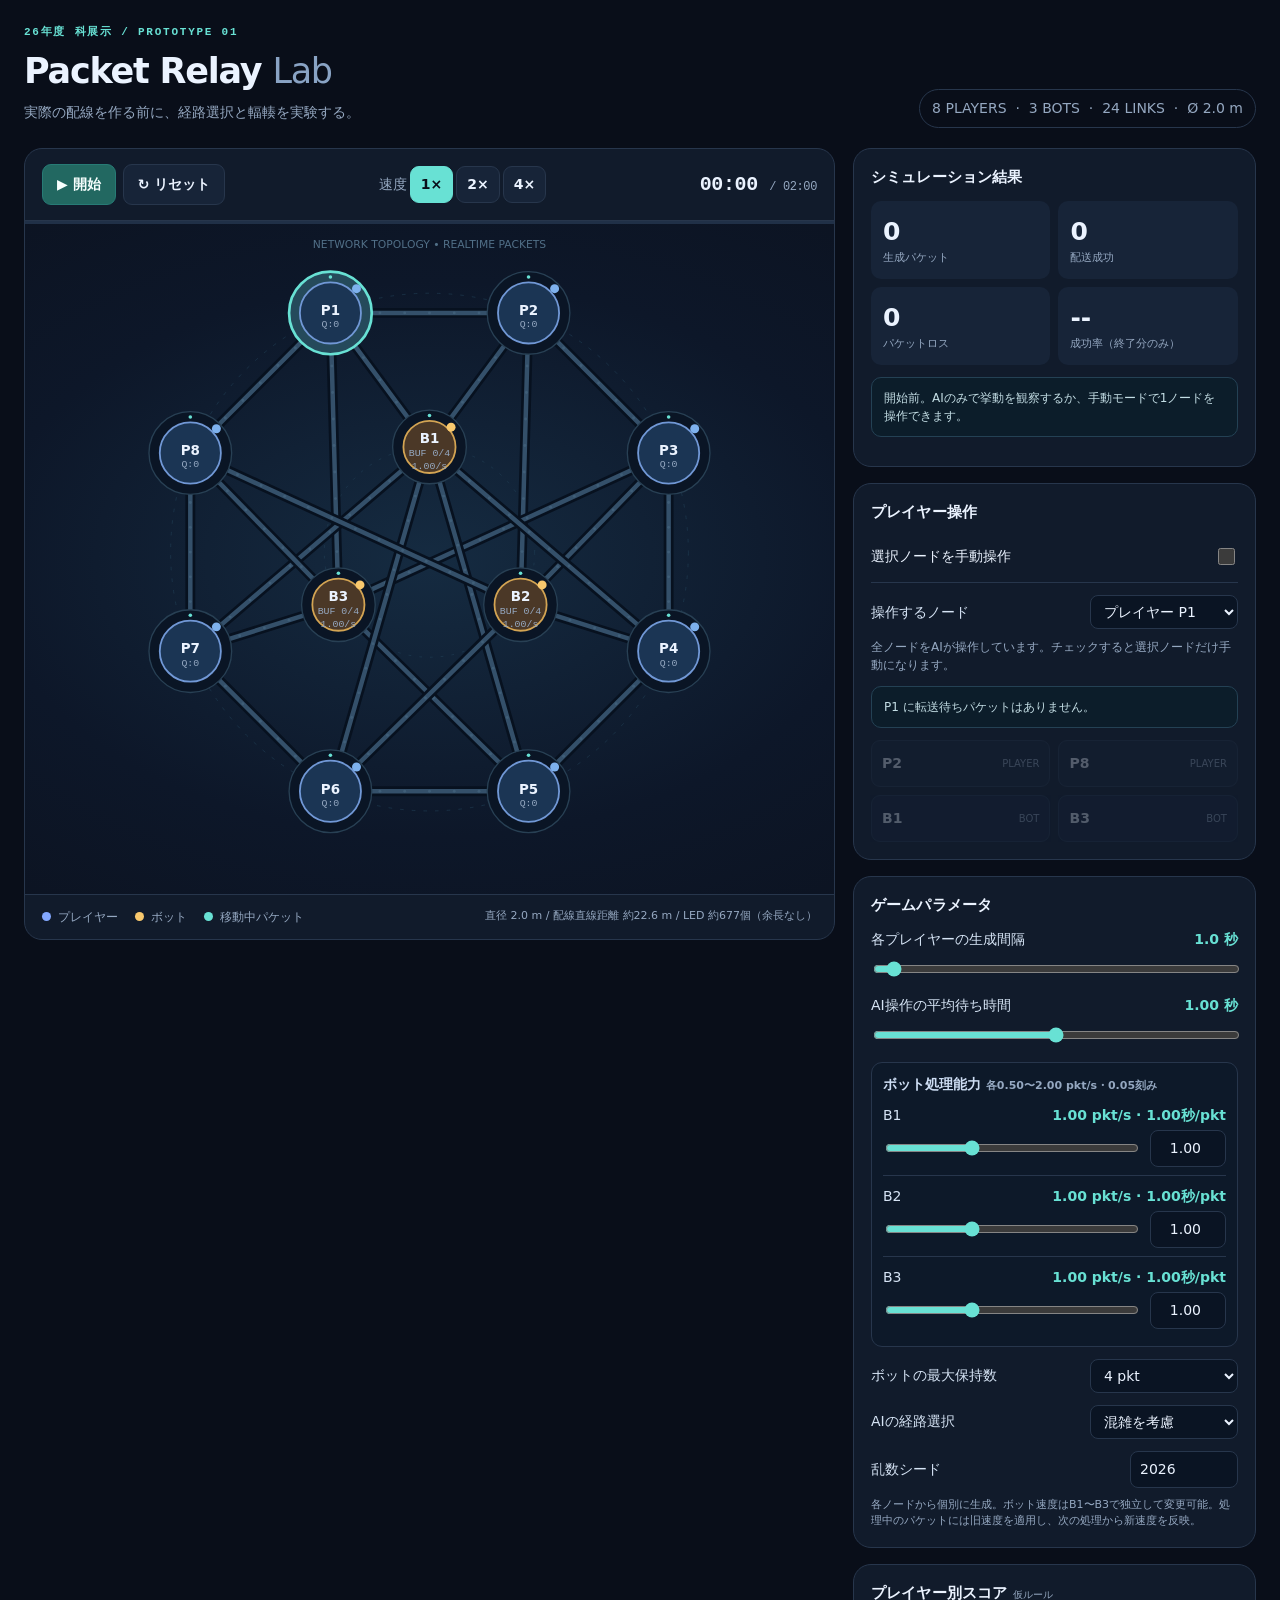
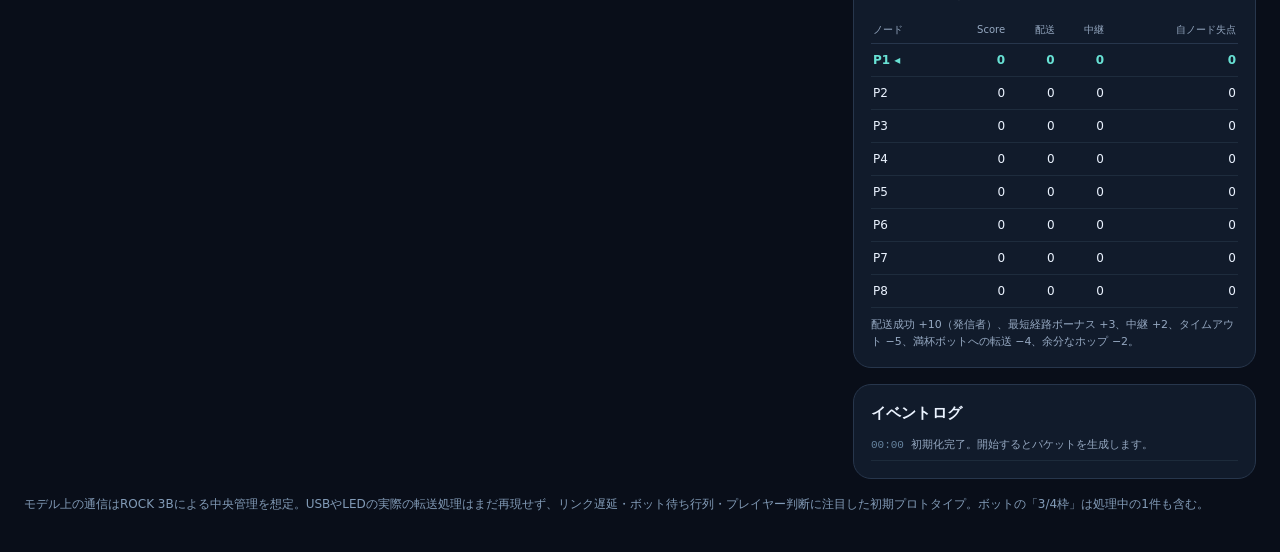
<file: demo/network_game_sim.html>
<!doctype html>
<html lang="ja">
<head>
<meta charset="utf-8">
<meta name="viewport" content="width=device-width,initial-scale=1">
<title>Packet Relay Lab | 科展示ゲームシミュレーター</title>
<style>
:root{color-scheme:dark;--bg:#090e19;--surface:#111b2b;--surface2:#172438;--border:#27364c;--text:#ebf3ff;--muted:#95a8c1;--accent:#68e1d4;--yellow:#f8c86d;--red:#fd7888;--blue:#83a8ff}
*{box-sizing:border-box}body{margin:0;background:var(--bg);color:var(--text);font:14px/1.5 system-ui,"Noto Sans JP",sans-serif}
button,input,select{font:inherit}button{cursor:pointer}button:disabled{cursor:not-allowed;opacity:.36}
.app{max-width:1750px;margin:auto;padding:24px 24px 36px}.header{display:flex;align-items:flex-end;justify-content:space-between;gap:18px;margin-bottom:20px;flex-wrap:wrap}
.eyebrow{font:700 11px/1.5 ui-monospace,monospace;letter-spacing:.16em;color:var(--accent)}h1{font-size:clamp(25px,3vw,35px);letter-spacing:-.035em;margin:4px 0}h1 span{font-weight:400;color:#89a3c4}p{margin:5px 0;color:var(--muted)}
.header-tag{border:1px solid var(--border);border-radius:100px;padding:8px 12px;color:var(--muted);white-space:nowrap}
.main{display:grid;grid-template-columns:minmax(0,1.65fr) minmax(330px,.82fr);gap:18px;align-items:start}
.workspace,.panel{background:var(--surface);border:1px solid var(--border);border-radius:18px;overflow:hidden}
.toolbar{display:flex;align-items:center;gap:10px;justify-content:space-between;padding:15px 17px;border-bottom:1px solid var(--border);flex-wrap:wrap}
.controls,.speed-group{display:flex;align-items:center;gap:7px}.primary,.secondary,.speed-group button,.route-btn{border-radius:9px;padding:9px 14px;border:1px solid var(--border);background:var(--surface2);color:var(--text);font-weight:650}
.primary{border-color:#277b75;background:#226861;color:#f7fffe}.primary:hover{background:#2f857c}.secondary:hover,.speed-group button:hover,.route-btn:hover{border-color:#6098b6}
.speed-group{color:var(--muted);gap:3px}.speed-group button{padding:7px 10px}.speed-group button.active{color:var(--bg);background:var(--accent);border-color:var(--accent)}
.timer{font:700 20px/1 ui-monospace,monospace;letter-spacing:-.02em;font-variant-numeric:tabular-nums}.timer small{font-size:12px;color:var(--muted);font-weight:500}
.progress{height:3px;background:#203047}.progress>div{height:100%;background:var(--accent);width:0}
.map{position:relative;background:radial-gradient(ellipse 90% 68% at 50% 50%,#152b41 0%,#0d1729 61%,#0c1321 100%);min-height:360px}
svg{display:block;width:100%;aspect-ratio:900/745}.svg-label{font-weight:700;fill:var(--text);font-size:15px;text-anchor:middle;dominant-baseline:central;pointer-events:none}.svg-sub{font:11px ui-monospace,monospace;fill:var(--muted);text-anchor:middle;pointer-events:none}
.node-click{cursor:pointer}.node-click:hover .node-core{stroke:#fff;stroke-width:3}.edge{stroke:#34506a;stroke-width:5;stroke-linecap:round}.edge.active{stroke:#416d91;stroke-width:7}.edge-shell{stroke:#07111f;stroke-width:11;stroke-linecap:round}
.bottomrow{border-top:1px solid var(--border);display:flex;gap:10px 20px;flex-wrap:wrap;align-items:center;justify-content:space-between;padding:13px 17px}
.legend{display:flex;gap:17px;flex-wrap:wrap;color:var(--muted);font-size:12px}.legend span:before{content:"";width:9px;height:9px;border-radius:50%;display:inline-block;margin-right:7px}.legend .l-player:before{background:var(--blue)}.legend .l-bot:before{background:var(--yellow)}.legend .l-packet:before{background:var(--accent)}
.note{font-size:11px;color:var(--muted)}.side{display:grid;gap:16px}.panel{padding:17px}.panel h2{margin:0 0 12px;font-size:15px;letter-spacing:.01em}.subtitle{font-size:12px;color:var(--muted);margin:0 0 12px}
.kpis{display:grid;grid-template-columns:repeat(2,1fr);gap:8px}.kpi{background:var(--surface2);padding:12px;border-radius:10px}.kpi .val{font-size:25px;font-weight:760;font-variant-numeric:tabular-nums}.kpi .name{font-size:11px;color:var(--muted)}
.controlrow{display:flex;justify-content:space-between;align-items:center;gap:14px;margin:12px 0 9px}.controlrow label{color:#d6e4f5;font-weight:540}.controlrow output{font-variant-numeric:tabular-nums;color:var(--accent);font-weight:700}
input[type=range]{width:100%;accent-color:var(--accent)}select,input[type=number]{color:var(--text);background:#0a1423;border:1px solid var(--border);border-radius:8px;padding:7px 9px;min-width:0}
.small-select{width:148px}.bot-rates{border:1px solid var(--border);border-radius:11px;padding:3px 11px 9px;margin-top:13px;background:#0d1929}.bot-rates-title{font-weight:700;margin-top:8px;color:#cdddf3}.bot-rate-row{padding:5px 0 8px}.bot-rate-row + .bot-rate-row{border-top:1px solid #27364c}.bot-rate-row .controlrow{margin:5px 0 4px}.rate-control{display:flex;gap:9px;align-items:center}.rate-control input[type=range]{min-width:0;flex:1}.rate-number{width:76px;text-align:right;font-variant-numeric:tabular-nums}.switch{display:flex;align-items:center;justify-content:space-between;gap:10px;padding:10px 0 14px;border-bottom:1px solid var(--border)}input[type=checkbox]{accent-color:var(--accent);width:17px;height:17px}
.status{padding:11px 12px;background:#0c1d2a;border:1px solid #244154;border-radius:10px;margin:12px 0;color:#c4dee5;font-size:12px}
.packet{display:flex;align-items:center;justify-content:space-between;gap:9px;border:1px solid #385c79;background:#172c3e;border-radius:11px;padding:11px;margin-bottom:11px}
.packet strong{font-size:16px}.packet .timerem{font:700 24px ui-monospace,monospace;color:var(--yellow)}.packet .timerem.danger{color:var(--red)}
.routes{display:grid;grid-template-columns:repeat(2,minmax(0,1fr));gap:8px}.route-btn{display:flex;justify-content:space-between;align-items:center;padding:12px 10px;min-height:47px}.route-btn span{font-size:10px;font-weight:400;color:var(--muted)}.route-btn:disabled{opacity:.3}
.score-table{width:100%;border-collapse:collapse;font-variant-numeric:tabular-nums;font-size:12px}.score-table th{font-weight:500;color:var(--muted);font-size:10px;text-align:right;padding:6px 2px;border-bottom:1px solid var(--border)}.score-table td{text-align:right;padding:7px 2px;border-bottom:1px solid #1e2c3d}.score-table th:first-child,.score-table td:first-child{text-align:left}.score-table tr.mine{color:var(--accent);font-weight:700}
.logs{list-style:none;padding:0;margin:0;display:grid;gap:8px;max-height:192px;overflow-y:auto}.logs li{font-size:11px;color:var(--muted);padding-bottom:7px;border-bottom:1px solid #1d2b3b}.logs li strong{color:#bcd8ee;font-weight:650}.logs li.warn{color:#ffb3bc}.logtime{font:11px ui-monospace,monospace;color:#66839e;margin-right:7px}
.info-grid{display:grid;grid-template-columns:1fr 1fr;gap:10px;font-size:12px;color:var(--muted)}.info-grid b{color:var(--text)}.footer{color:#829bb7;font-size:12px;margin-top:15px;line-height:1.8}
@media (max-width:1050px){.main{grid-template-columns:1fr}.side{grid-template-columns:repeat(2,minmax(0,1fr))}.side>.panel:first-child{grid-column:span 2}}
@media (max-width:650px){.app{padding:12px}.header{margin-bottom:14px}.side{grid-template-columns:1fr}.side>.panel:first-child{grid-column:span 1}.toolbar{gap:12px}.timer{order:-1;width:100%}.map{min-height:0}.panel{padding:14px}}
</style>
</head>
<body>
<div class="app">
<header class="header"><div><div class="eyebrow">26年度 科展示 / PROTOTYPE 01</div><h1>Packet Relay <span>Lab</span></h1><p>実際の配線を作る前に、経路選択と輻輳を実験する。</p></div><div class="header-tag">8 PLAYERS &nbsp;·&nbsp; 3 BOTS &nbsp;·&nbsp; 24 LINKS &nbsp;·&nbsp; Ø 2.0 m</div></header>
<div class="main">
<section class="workspace" aria-label="ネットワーク表示">
 <div class="toolbar"><div class="controls"><button class="primary" id="toggle">▶ 開始</button><button class="secondary" id="reset">↻ リセット</button></div><div class="speed-group" aria-label="再生速度">速度 <button data-speed="1" class="active">1×</button><button data-speed="2">2×</button><button data-speed="4">4×</button></div><div class="timer" id="timer">00:00 <small>/ 02:00</small></div></div>
 <div class="progress"><div id="progress"></div></div>
 <div class="map"><svg id="network" viewBox="0 0 900 745" role="img" aria-label="プレイヤー8台、ボット3台、24本の経路を表す直径2メートルのネットワーク図"></svg></div>
 <div class="bottomrow"><div class="legend"><span class="l-player">プレイヤー</span><span class="l-bot">ボット</span><span class="l-packet">移動中パケット</span></div><div class="note" id="geometry">ケーブル直線距離を計算中…</div></div>
</section>
<aside class="side">
 <section class="panel"><h2>シミュレーション結果</h2><div class="kpis"><div class="kpi"><div class="val" id="generated">0</div><div class="name">生成パケット</div></div><div class="kpi"><div class="val" id="delivered">0</div><div class="name">配送成功</div></div><div class="kpi"><div class="val" id="dropped">0</div><div class="name">パケットロス</div></div><div class="kpi"><div class="val" id="ratio">--</div><div class="name">成功率（終了分のみ）</div></div></div><div class="status" id="insight">開始前。AIのみで挙動を観察するか、手動モードで1ノードを操作できます。</div></section>
 <section class="panel"><h2>プレイヤー操作</h2><div class="switch"><label for="manual">選択ノードを手動操作</label><input type="checkbox" id="manual"></div><div class="controlrow"><label for="selected">操作するノード</label><select id="selected" class="small-select"></select></div><div class="subtitle" id="manual-explainer">自動運転中。ノードをクリックすると選択できます。</div><div id="current-packet"></div><div class="routes" id="routes"></div></section>
 <section class="panel"><h2>ゲームパラメータ</h2><div class="controlrow"><label for="interval">各プレイヤーの生成間隔</label><output id="interval-val">1.0 秒</output></div><input type="range" id="interval" min="0.8" max="6" step="0.1" value="1.0">
 <div class="controlrow"><label for="reaction">AI操作の平均待ち時間</label><output id="reaction-val">1.00 秒</output></div><input type="range" id="reaction" min="0.2" max="1.8" step="0.05" value="1.0">
 <div class="bot-rates" aria-label="ボットごとの処理能力">
  <div class="bot-rates-title">ボット処理能力 <span class="note">各0.50〜2.00 pkt/s・0.05刻み</span></div>
  <div class="bot-rate-row"><div class="controlrow"><label for="bot-rate-B1">B1</label><output id="bot-rate-B1-val">1.00 pkt/s · 1.00秒/pkt</output></div><div class="rate-control"><input type="range" id="bot-rate-B1" min="0.5" max="2" step="0.05" value="1"><input type="number" class="rate-number" id="bot-rate-B1-number" min="0.5" max="2" step="0.05" value="1.00" aria-label="B1 処理能力 pkt/s"></div></div>
  <div class="bot-rate-row"><div class="controlrow"><label for="bot-rate-B2">B2</label><output id="bot-rate-B2-val">1.00 pkt/s · 1.00秒/pkt</output></div><div class="rate-control"><input type="range" id="bot-rate-B2" min="0.5" max="2" step="0.05" value="1"><input type="number" class="rate-number" id="bot-rate-B2-number" min="0.5" max="2" step="0.05" value="1.00" aria-label="B2 処理能力 pkt/s"></div></div>
  <div class="bot-rate-row"><div class="controlrow"><label for="bot-rate-B3">B3</label><output id="bot-rate-B3-val">1.00 pkt/s · 1.00秒/pkt</output></div><div class="rate-control"><input type="range" id="bot-rate-B3" min="0.5" max="2" step="0.05" value="1"><input type="number" class="rate-number" id="bot-rate-B3-number" min="0.5" max="2" step="0.05" value="1.00" aria-label="B3 処理能力 pkt/s"></div></div>
 </div>
 <div class="controlrow"><label for="buffer">ボットの最大保持数</label><select id="buffer" class="small-select"><option value="3">3 pkt</option><option value="4" selected>4 pkt</option></select></div>
 <div class="controlrow"><label for="policy">AIの経路選択</label><select id="policy" class="small-select"><option value="shortest">最短ホップ</option><option value="adaptive" selected>混雑を考慮</option><option value="random">ランダム</option></select></div>
 <div class="controlrow"><label for="seed">乱数シード</label><input type="number" id="seed" value="2026" min="1" max="99999999" style="width:108px"></div>
 <div class="note">各ノードから個別に生成。ボット速度はB1〜B3で独立して変更可能。処理中のパケットには旧速度を適用し、次の処理から新速度を反映。</div></section>
 <section class="panel"><h2>プレイヤー別スコア <span style="font-size:10px;font-weight:400;color:var(--muted)">仮ルール</span></h2><table class="score-table"><thead><tr><th>ノード</th><th>Score</th><th>配送</th><th>中継</th><th>自ノード失点</th></tr></thead><tbody id="scores"></tbody></table><div class="note" style="margin-top:9px">配送成功 +10（発信者）、最短経路ボーナス +3、中継 +2、タイムアウト −5、満杯ボットへの転送 −4、余分なホップ −2。</div></section>
 <section class="panel"><h2>イベントログ</h2><ul class="logs" id="logs"></ul></section>
</aside></div>
<div class="footer">モデル上の通信はROCK 3Bによる中央管理を想定。USBやLEDの実際の転送処理はまだ再現せず、リンク遅延・ボット待ち行列・プレイヤー判断に注目した初期プロトタイプ。ボットの「3/4枠」は処理中の1件も含む。</div>
</div>
<script>
(()=>{'use strict';
const $=id=>document.getElementById(id);
const N=8,B=3,TOTAL=120,STEP=.025,SVGNS='http://www.w3.org/2000/svg';
const PLAYER_COLORS=['#68e1d4','#81aaff','#dc91f8','#ffbc85','#92e4a6','#ef97ab','#a3cefa','#e6bf80'];
let nodes=[],edges=[],adj={},distances={},packets=new Map(),transits=[],events=[],now=0,running=false,speed=1,acc=0,lastFrame=0,nextId=1,rand=()=>.5;
let stats={},finished=false,selected='P1',manualMode=false,lastUi=0,lastDraw=0,lastRouteKey='';
const opts=()=>({interval:+$('interval').value,reaction:+$('reaction').value,botRates:{B1:+$('bot-rate-B1').value,B2:+$('bot-rate-B2').value,B3:+$('bot-rate-B3').value},cap:+$('buffer').value,policy:$('policy').value});
const R=(a,b)=>Math.hypot(a.x-b.x,a.y-b.y);
const fmtTime=n=>String(Math.floor(n/60)).padStart(2,'0')+':'+String(Math.floor(n%60)).padStart(2,'0');
const escapeHTML=s=>String(s).replace(/[&<>"']/g,m=>({'&':'&amp;','<':'&lt;','>':'&gt;','"':'&quot;',"'":'&#39;'}[m]));
function rng(seed){let t=seed>>>0;return ()=>{t+=0x6D2B79F5;let z=t;z=Math.imul(z^(z>>>15),z|1);z^=z+Math.imul(z^(z>>>7),z|61);return((z^(z>>>14))>>>0)/4294967296;};}
function node(id){return nodes.find(n=>n.id===id)}
function makeGraph(){
 nodes=[];edges=[];adj={};distances={};let cx=450,cy=365;
 for(let i=0;i<N;i++){let a=-Math.PI/2-Math.PI/8+i*2*Math.PI/N;nodes.push({id:'P'+(i+1),type:'player',x:cx+288*Math.cos(a),y:cy+288*Math.sin(a),queue:[],nextSpawn:0,score:0,delivered:0,forwarded:0,personalDrops:0});}
 for(let i=0;i<B;i++){let a=-Math.PI/2+i*2*Math.PI/B;nodes.push({id:'B'+(i+1),type:'bot',x:cx+117*Math.cos(a),y:cy+117*Math.sin(a),queue:[],busyUntil:0,processed:0});}
 for(const n of nodes)adj[n.id]=[];
 function connect(a,b){let x=node(a),y=node(b);edges.push({a,b,len:R(x,y),meters:R(x,y)/288*1.0});adj[a].push(b);adj[b].push(a);}
 for(let i=0;i<N;i++)connect('P'+(i+1),'P'+((i+1)%N+1));
 // プレイヤーごとのボット接続（各2本）。
 const playerBots={
  P1:['B1','B3'], P2:['B1','B2'], P3:['B2','B3'],
  P4:['B1','B2'], P5:['B1','B3'], P6:['B1','B2'],
  P7:['B1','B3'], P8:['B2','B3']
 };
 for(const [player,bots] of Object.entries(playerBots)){
  for(const bot of bots)connect(player,bot);
 }
 for(const target of nodes){const d={};d[target.id]=0;const q=[target.id];while(q.length){let curr=q.shift();for(const next of adj[curr])if(d[next]===undefined){d[next]=d[curr]+1;q.push(next)}}distances[target.id]=d;}
 const meters=edges.reduce((s,e)=>s+e.meters,0), count=meters*30;
 $('geometry').textContent=`直径 2.0 m / 配線直線距離 約${meters.toFixed(1)} m / LED 約${Math.ceil(count)}個（余長なし）`;
}
function log(message,kind='normal') {events.unshift({time:now,message,kind});if(events.length>50)events.pop();}
function startNew(){
 rand=rng(Math.max(1,(+$('seed').value|0)));makeGraph();now=0;running=false;acc=0;nextId=1;packets=new Map();transits=[];events=[];finished=false;stats={generated:0,delivered:0,lost:0,timeout:0,overflow:0};
 for(const n of nodes)if(n.type==='player')n.nextSpawn=rand()*opts().interval;
 log('初期化完了。開始するとパケットを生成します。');$('toggle').textContent='▶ 開始';lastRouteKey='';renderUi(true);draw();
}
function edgeOf(a,b){return edges.find(e=>e.a===a&&e.b===b||e.a===b&&e.b===a)}
function dropPacket(p,reason,at,penaltyNode){
 packets.delete(p.id);stats.lost++;if(reason==='timeout'){stats.timeout++;let pn=node(at);pn.personalDrops++;pn.score-=5;log(`${at} : #${p.id} を時間切れでロス（-${5}点）`,'warn');}
 else if(reason==='overflow'){stats.overflow++;if(penaltyNode&&node(penaltyNode).type==='player')node(penaltyNode).score-=4;log(`${at} : ボットバッファ満杯で #${p.id} ロス`,'warn');}
}
function delivered(p){
 packets.delete(p.id);stats.delivered++;let owner=node(p.origin),extra=Math.max(0,p.hops-p.shortest);owner.delivered++;owner.score+=10+(extra===0?3:-2*extra);
 if(stats.delivered<=6||stats.delivered%15===0)log(`#${p.id} ${p.origin} → ${p.dest} 到着（${p.hops}ホップ）`);
}
function arrive(p,to,from){
 p.current=to;p.visited.push(to);let n=node(to);
 if(to===p.dest){delivered(p);return;}
 if(n.type==='player'){
   p.deadline=now+2;p.ready=now+opts().reaction*(.65+.7*rand());n.queue.push(p);
 } else {
   if(n.queue.length>=opts().cap){dropPacket(p,'overflow',to,from);return;}
   n.queue.push(p);
 }
}
function dispatch(p,from,to){
 let n=node(from),idx=n.queue.indexOf(p);if(idx<0)return false;
 n.queue.splice(idx,1);p.hops++;p.previous=from;
 if(n.type==='player'){n.forwarded++;n.score+=2;}
 let e=edgeOf(from,to),duration=.32+e.meters*.31;
 transits.push({p,from,to,start:now,end:now+duration});p.current=null;
 return true;
}
function choose(p,from,policy){
 const neighbors=adj[from];let valid=neighbors.filter(n=>n!==p.previous);
 if(valid.length===0)valid=neighbors;
 if(policy==='random'){
  const unvisited=valid.filter(n=>!p.visited.includes(n));return(unvisited.length?unvisited:valid)[Math.floor(rand()*(unvisited.length?unvisited.length:valid.length))];
 }
 let best=null,min=Infinity;
 for(const next of neighbors){
  const n=node(next);let cost=distances[p.dest][next];
  if(policy==='adaptive'){
   if(n.type==='bot')cost+=.65*(n.queue.length/opts().cap)+.13*n.queue.length;
   else cost+=.15*Math.min(n.queue.length,4);
  }
  if(next===p.previous)cost+=1.3;
  const visited=p.visited.filter(v=>v===next).length;cost+=visited*1.15;
  cost+=rand()*.045;
  if(cost<min){min=cost;best=next;}
 }
 return best;
}
function generate(n){
 const dests=nodes.filter(p=>p.type==='player'&&p.id!==n.id);
 const dest=dests[Math.floor(rand()*dests.length)].id;
 let p={id:nextId++,origin:n.id,dest,hops:0,shortest:distances[dest][n.id],created:now,visited:[],current:null,previous:null};packets.set(p.id,p);stats.generated++;arrive(p,n.id,null);
}
function step(){
 now+=STEP;
 const currentOpts=opts();
 for(const t of [...transits])if(t.end<=now){transits.splice(transits.indexOf(t),1);if(packets.has(t.p.id))arrive(t.p,t.to,t.from);}
 for(const n of nodes)if(n.type==='player'){
  if(n.nextSpawn<=now){generate(n);n.nextSpawn=now+currentOpts.interval*(.88+.24*rand());}
  for(const p of [...n.queue])if(now>=p.deadline)dropAndRemove(n,p);
  if(n.queue.length&&(n.id!==selected||!manualMode)){
   const p=n.queue[0];if(now>=p.ready){let dest=choose(p,n.id,currentOpts.policy);if(dest)dispatch(p,n.id,dest);}
  }
 }
 for(const n of nodes)if(n.type==='bot'&&n.queue.length){
  if(!n.busyUntil)n.busyUntil=now+1/currentOpts.botRates[n.id];
  if(now>=n.busyUntil){let p=n.queue[0],next=choose(p,n.id,'shortest');n.busyUntil=0;n.processed++;if(next)dispatch(p,n.id,next);}
 }
 if(now>=TOTAL){now=TOTAL;running=false;finished=true;$('toggle').textContent='終了';log('シミュレーション終了');}
}
function dropAndRemove(n,p){let idx=n.queue.indexOf(p);if(idx>=0)n.queue.splice(idx,1);dropPacket(p,'timeout',n.id,null);}
function manualSend(to){
 if(!manualMode||!adj[selected].includes(to)||!running)return;
 const current=node(selected),p=current.queue[0];if(!p)return;
 dispatch(p,selected,to);renderUi(true);draw();
}
function draw(){
 const svg=$('network');let s='';
 // Background geometry guides
 s+='<circle cx="450" cy="365" r="288" fill="none" stroke="#234158" stroke-width="1" stroke-dasharray="4 9" opacity=".6"/>';
 s+='<circle cx="450" cy="365" r="117" fill="none" stroke="#234158" stroke-width="1" stroke-dasharray="3 9" opacity=".6"/>';
 s+='<text x="450" y="27" text-anchor="middle" font-size="12" fill="#516f87">NETWORK TOPOLOGY • REALTIME PACKETS</text>';
 for(const e of edges){
  const a=node(e.a),b=node(e.b);let active=transits.some(t=>t.from===e.a&&t.to===e.b||t.from===e.b&&t.to===e.a);
  s+=`<line class="edge-shell" x1="${a.x}" y1="${a.y}" x2="${b.x}" y2="${b.y}"/><line class="edge ${active?'active':''}" x1="${a.x}" y1="${a.y}" x2="${b.x}" y2="${b.y}"/>`;
  let dots=Math.max(5,Math.round(e.meters*30/3));
  for(let k=1;k<dots;k++){let f=k/dots;let near=transits.find(t=>(t.from===e.a&&t.to===e.b||t.from===e.b&&t.to===e.a)&&Math.abs((t.from===e.a?1:-1)*((now-t.start)/(t.end-t.start))-(t.from===e.a?f:f-1))<.07);
   s+=`<circle cx="${(a.x+(b.x-a.x)*f).toFixed(2)}" cy="${(a.y+(b.y-a.y)*f).toFixed(2)}" r="${near?3:1.6}" fill="${near?'#9bfff0':'#4a6b85'}" opacity="${near?.9:.54}"/>`;
  }
 }
 for(const t of transits){
  let a=node(t.from),b=node(t.to),f=Math.min(1,Math.max(0,(now-t.start)/(t.end-t.start))),x=a.x+(b.x-a.x)*f,y=a.y+(b.y-a.y)*f,col=PLAYER_COLORS[+t.p.origin.slice(1)-1];
  s+=`<circle cx="${x}" cy="${y}" r="13" fill="${col}" opacity=".14"/><circle cx="${x}" cy="${y}" r="6.3" fill="${col}" stroke="#efffff" stroke-width="1"/>`;
 }
 for(const n of nodes){let player=n.type==='player',isSelected=n.id===selected,base=player?'#7198d6':'#d3a453',size=player?34:29;
  let occupancy=player?n.queue.length:n.queue.length,fill=player?Math.min(1,n.queue.length/3):Math.min(1,n.queue.length/opts().cap),danger=player?n.queue.some(p=>p.deadline-now<.5):n.queue.length>=opts().cap;
  let ring=danger?'#fd7888':(fill>.6?'#f8c86d':'#68e1d4');
  s+=`<g class="node-click" data-node="${n.id}"><circle cx="${n.x}" cy="${n.y}" r="${size+12}" fill="${isSelected?'#254a5b':'#0a1525'}" stroke="${isSelected?'#68e1d4':'#284054'}" stroke-width="${isSelected?3:1.5}"/><circle cx="${n.x}" cy="${n.y}" r="${size+6}" fill="none" stroke="${ring}" stroke-width="4" stroke-dasharray="${(2*Math.PI*(size+6)*fill).toFixed(2)} ${(2*Math.PI*(size+6)).toFixed(2)}" transform="rotate(-90 ${n.x} ${n.y})" stroke-linecap="round"/><circle class="node-core" cx="${n.x}" cy="${n.y}" r="${size}" fill="${player?'#1b3554':'#4b3827'}" stroke="${base}" stroke-width="2"/><text class="svg-label" x="${n.x}" y="${n.y+(player?-3:-10)}">${n.id}</text><text class="svg-sub" x="${n.x}" y="${n.y+(player?16:10)}">${player?'Q:'+occupancy:'BUF '+occupancy+'/'+opts().cap}</text>${player?'':`<text class="svg-sub" x="${n.x}" y="${n.y+25}">${opts().botRates[n.id].toFixed(2)}/s</text>`}<circle cx="${n.x+size-5}" cy="${n.y-size+7}" r="5" fill="${danger?'#fd7888':player?'#7eb1ed':'#f8c86d'}"/></g>`;
 }
 svg.innerHTML=s;
}
function renderUi(force=false){
 if(!force&&now-lastUi<.17)return;lastUi=now;
 $('timer').innerHTML=fmtTime(now)+' <small>/ 02:00</small>';
 $('progress').style.width=(100*now/TOTAL).toFixed(2)+'%';
 $('generated').textContent=stats.generated;$('delivered').textContent=stats.delivered;$('dropped').textContent=stats.lost;
 const complete=stats.delivered+stats.lost;
 $('ratio').textContent=complete?(100*stats.delivered/complete).toFixed(1)+'%':'--';
 const liveBots=nodes.filter(n=>n.type==='bot'),bottleneck=liveBots.sort((a,b)=>b.queue.length-a.queue.length)[0];
 $('insight').textContent=finished?`終了：${stats.delivered}配送 / ${stats.lost}ロス。条件を変更してリセットすると比較できます。`:
  !running&&now===0?'開始前。AIのみで挙動を観察するか、手動モードで1ノードを操作できます。':
  `未完了 ${packets.size} pkt / 移動中 ${transits.length} pkt / 最多混雑 ${bottleneck.id} (${bottleneck.queue.length}/${opts().cap})。ロス内訳：タイムアウト ${stats.timeout}、ボット満杯 ${stats.overflow}。`;
 const n=node(selected),pkt=n.queue[0],hand=manualMode;
 $('manual-explainer').textContent=hand?`${selected} の未処理 ${n.queue.length} 件。先頭パケットの宛先を見て、接続先を押して転送。`:'全ノードをAIが操作しています。チェックすると選択ノードだけ手動になります。';
 if(pkt){let remain=Math.max(0,pkt.deadline-now);$('current-packet').innerHTML=`<div class="packet"><div><strong>#${pkt.id} → ${pkt.dest}</strong><div class="note">発信 ${pkt.origin} · ${pkt.hops}ホップ経由</div></div><div class="timerem ${remain<.6?'danger':''}">${remain.toFixed(2)}s</div></div>`;}
 else $('current-packet').innerHTML=`<div class="status">${selected} に転送待ちパケットはありません。</div>`;
 const routeKey=[selected,hand,running,pkt?.id||0].join(':');
 if(routeKey!==lastRouteKey){lastRouteKey=routeKey;$('routes').innerHTML=adj[selected].map(target=>`<button class="route-btn" data-target="${target}" ${hand&&pkt&&running?'':'disabled'}>${target}<span>${node(target).type==='bot'?'BOT':'PLAYER'}</span></button>`).join('');}
 $('scores').innerHTML=nodes.filter(n=>n.type==='player').map(n=>`<tr class="${selected===n.id?'mine':''}"><td>${n.id}${selected===n.id?' ◂':''}</td><td>${n.score}</td><td>${n.delivered}</td><td>${n.forwarded}</td><td>${n.personalDrops}</td></tr>`).join('');
 $('logs').innerHTML=events.slice(0,7).map(e=>`<li class="${e.kind==='warn'?'warn':''}"><span class="logtime">${fmtTime(e.time)}</span>${escapeHTML(e.message)}</li>`).join('');
}
function frame(ts){
 if(!lastFrame)lastFrame=ts;let elapsed=Math.min(.15,(ts-lastFrame)/1000);lastFrame=ts;
 if(running){acc+=elapsed*speed;let limit=0;while(acc>=STEP&&limit++<40&&running){step();acc-=STEP;}if(!running&&finished){$('toggle').disabled=true;renderUi(true);}}
 if(ts-lastDraw>30){draw();lastDraw=ts;}renderUi();requestAnimationFrame(frame);
}
$('toggle').addEventListener('click',()=>{if(finished)return;running=!running;$('toggle').textContent=running?'Ⅱ 一時停止':'▶ 再開';renderUi(true);});
$('reset').addEventListener('click',()=>{$('toggle').disabled=false;startNew()});
for(const btn of document.querySelectorAll('[data-speed]'))btn.addEventListener('click',()=>{speed=+btn.dataset.speed;document.querySelectorAll('[data-speed]').forEach(b=>b.classList.toggle('active',b===btn));});
$('manual').addEventListener('change',e=>{manualMode=e.target.checked;renderUi(true)});
$('selected').addEventListener('change',e=>{selected=e.target.value;renderUi(true);draw()});
$('network').addEventListener('pointerdown',e=>{const g=e.target.closest('[data-node]');if(g&&g.dataset.node[0]==='P'){selected=g.dataset.node;$('selected').value=selected;renderUi(true);draw();}});
$('routes').addEventListener('click',e=>{const b=e.target.closest('[data-target]');if(b)manualSend(b.dataset.target)});
for(const key of ['interval','reaction'])$(key).addEventListener('input',()=>{$(key+'-val').textContent=(+$(key).value).toFixed(key==='reaction'?2:1)+' 秒'});
for(const id of ['B1','B2','B3']){
 const slider=$('bot-rate-'+id), number=$('bot-rate-'+id+'-number'), output=$('bot-rate-'+id+'-val');
 function applyRate(v){
  if(!Number.isFinite(v))return;
  // 0.05 pkt/s increments, with bounds identical to the slider.
  const rate=Math.min(2,Math.max(.5,Math.round(v*20)/20));
  slider.value=rate;number.value=rate.toFixed(2);
  output.textContent=`${rate.toFixed(2)} pkt/s · ${(1/rate).toFixed(2)}秒/pkt`;
  draw();
 }
 slider.addEventListener('input',()=>applyRate(+slider.value));
 number.addEventListener('change',()=>applyRate(+number.value));
}
for(const key of ['buffer','policy'])$(key).addEventListener('change',()=>renderUi(true));
for(let i=1;i<=N;i++)$('selected').add(new Option('プレイヤー P'+i,'P'+i));
startNew();requestAnimationFrame(frame);
})();
</script>
</body>
</html>
</file>
